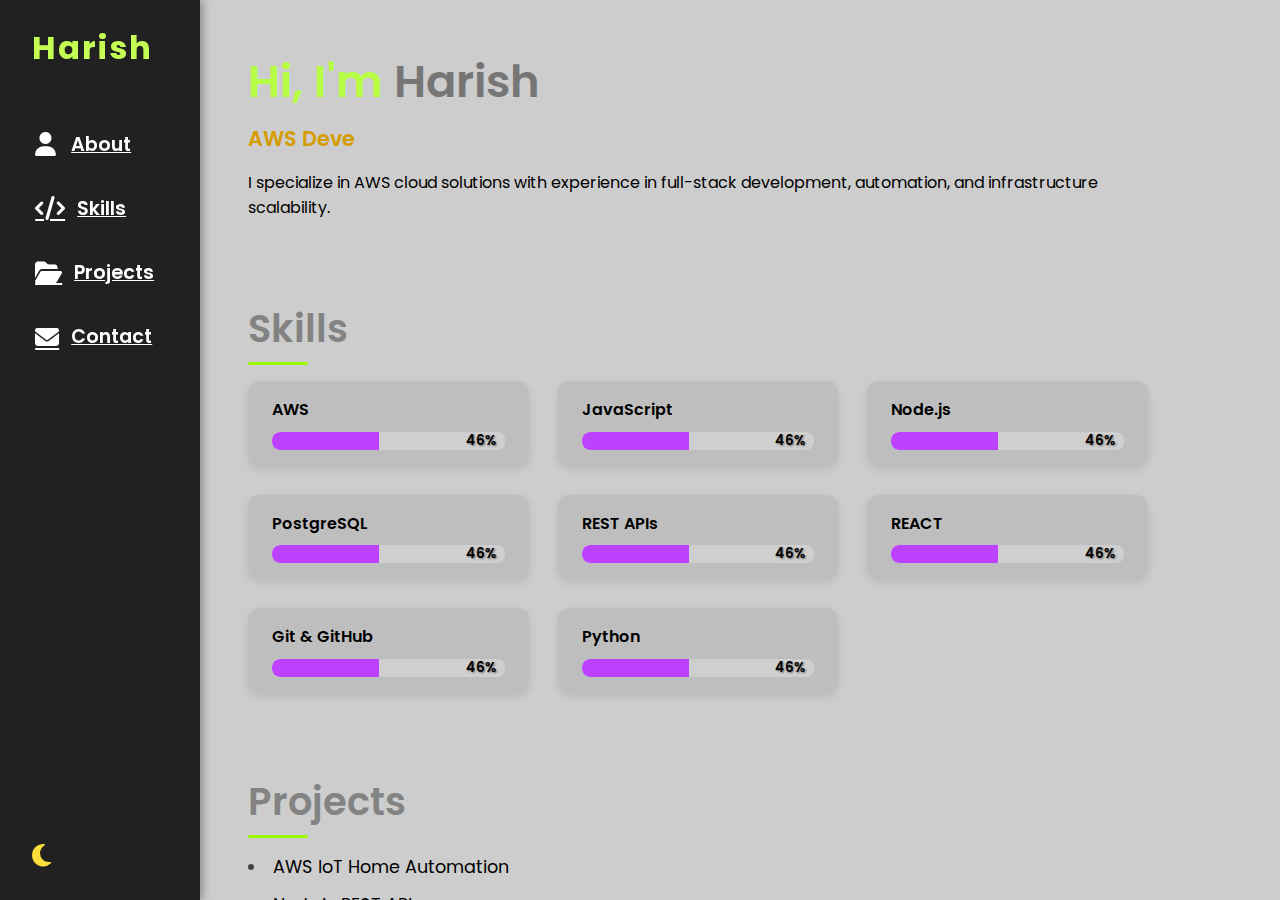
<file: template_1/index.html>
<!DOCTYPE html>
<html lang="en">

<head>
    <meta charset="UTF-8" />
    <meta name="viewport" content="width=device-width, initial-scale=1" />
    <title>Harish</title>
    <link rel="icon" type="image/png" href="dog.png" />
    <link href="https://fonts.googleapis.com/css2?family=Poppins:wght@300;600&display=swap" rel="stylesheet" />
    <link href="https://cdnjs.cloudflare.com/ajax/libs/font-awesome/6.4.0/css/all.min.css" rel="stylesheet" />
    <link rel="stylesheet" href="style.css" />
</head>

<body>
    <div class="app-container">
        <nav class="sidebar">
            <div class="logo">Harish</div>
            <ul class="nav-links">
                <li><a href="#about" class="nav-item" title="About"><i class="fas fa-user"></i> <span>About</span></a>
                </li>
                <li><a href="#skills" class="nav-item" title="Skills"><i class="fas fa-code"></i>
                        <span>Skills</span></a></li>
                <li><a href="#projects" class="nav-item" title="Projects"><i class="fas fa-folder-open"></i>
                        <span>Projects</span></a></li>
                <li><a href="#contact" class="nav-item" title="Contact"><i class="fas fa-envelope"></i>
                        <span>Contact</span></a></li>
            </ul>
            <button id="theme-toggle" aria-label="Toggle Dark Mode" title="Toggle Theme">
                <i class="fas fa-moon"></i>
            </button>
        </nav>

        <main class="main-content">
            <section id="about" class="section section-about">
                <h1 class="intro">
                    Hi, I'm <span class="name">Harish</span>
                </h1>
                <p class="typed-text"></p>
                <p>
                    I specialize in AWS cloud solutions with experience in full-stack development, automation, and
                    infrastructure scalability.
                </p>
            </section>

            <section id="skills" class="section section-skills">
                <h2>Skills</h2>
                <div class="skills-grid">
                    <div class="skill">
                        <label>AWS</label>
                        <div class="skill-bar" data-percent="90">
                            <div class="skill-fill"></div>
                            <span class="percent-label">0%</span>
                        </div>
                    </div>
                    <div class="skill">
                        <label>JavaScript</label>
                        <div class="skill-bar" data-percent="85">
                            <div class="skill-fill"></div>
                            <span class="percent-label">0%</span>
                        </div>
                    </div>
                    <div class="skill">
                        <label>Node.js</label>
                        <div class="skill-bar" data-percent="80">
                            <div class="skill-fill"></div>
                            <span class="percent-label">0%</span>
                        </div>
                    </div>
                    <div class="skill">
                        <label>PostgreSQL</label>
                        <div class="skill-bar" data-percent="75">
                            <div class="skill-fill"></div>
                            <span class="percent-label">0%</span>
                        </div>
                    </div>
                    <div class="skill">
                        <label>REST APIs</label>
                        <div class="skill-bar" data-percent="75">
                            <div class="skill-fill"></div>
                            <span class="percent-label">0%</span>
                        </div>
                    </div>
                    <div class="skill">
                        <label>REACT</label>
                        <div class="skill-bar" data-percent="75">
                            <div class="skill-fill"></div>
                            <span class="percent-label">0%</span>
                        </div>
                    </div>
                    <div class="skill">
                        <label>Git & GitHub</label>
                        <div class="skill-bar" data-percent="75">
                            <div class="skill-fill"></div>
                            <span class="percent-label">0%</span>
                        </div>
                    </div>
                    <div class="skill">
                        <label>Python</label>
                        <div class="skill-bar" data-percent="70">
                            <div class="skill-fill"></div>
                            <span class="percent-label">0%</span>
                        </div>
                    </div>
                </div>
            </section>

            <section id="projects" class="section section-projects">
                <h2>Projects</h2>
                <ul>
                    <li><a href="https://github.com/harish/aws-iot-project" target="_blank"
                            rel="noopener noreferrer">AWS IoT Home Automation</a></li>
                    <li><a href="https://github.com/harish/backend-api" target="_blank"
                            rel="noopener noreferrer">Node.js REST API</a></li>
                    <li><a href="https://github.com/harish/portfolio" target="_blank"
                            rel="noopener noreferrer">Portfolio Website</a></li>
                </ul>
            </section>

            <section id="contact" class="section section-contact">
                <h2>Contact</h2>
                <p>
                    Reach me at <a href="mailto:harish@example.com">harish@example.com</a> or find me on
                    <a href="https://linkedin.com/in/harish" target="_blank" rel="noopener noreferrer">LinkedIn</a>.
                </p>
            </section>
        </main>
    </div>

    <script src="script.js" defer></script>
</body>

</html>
</file>
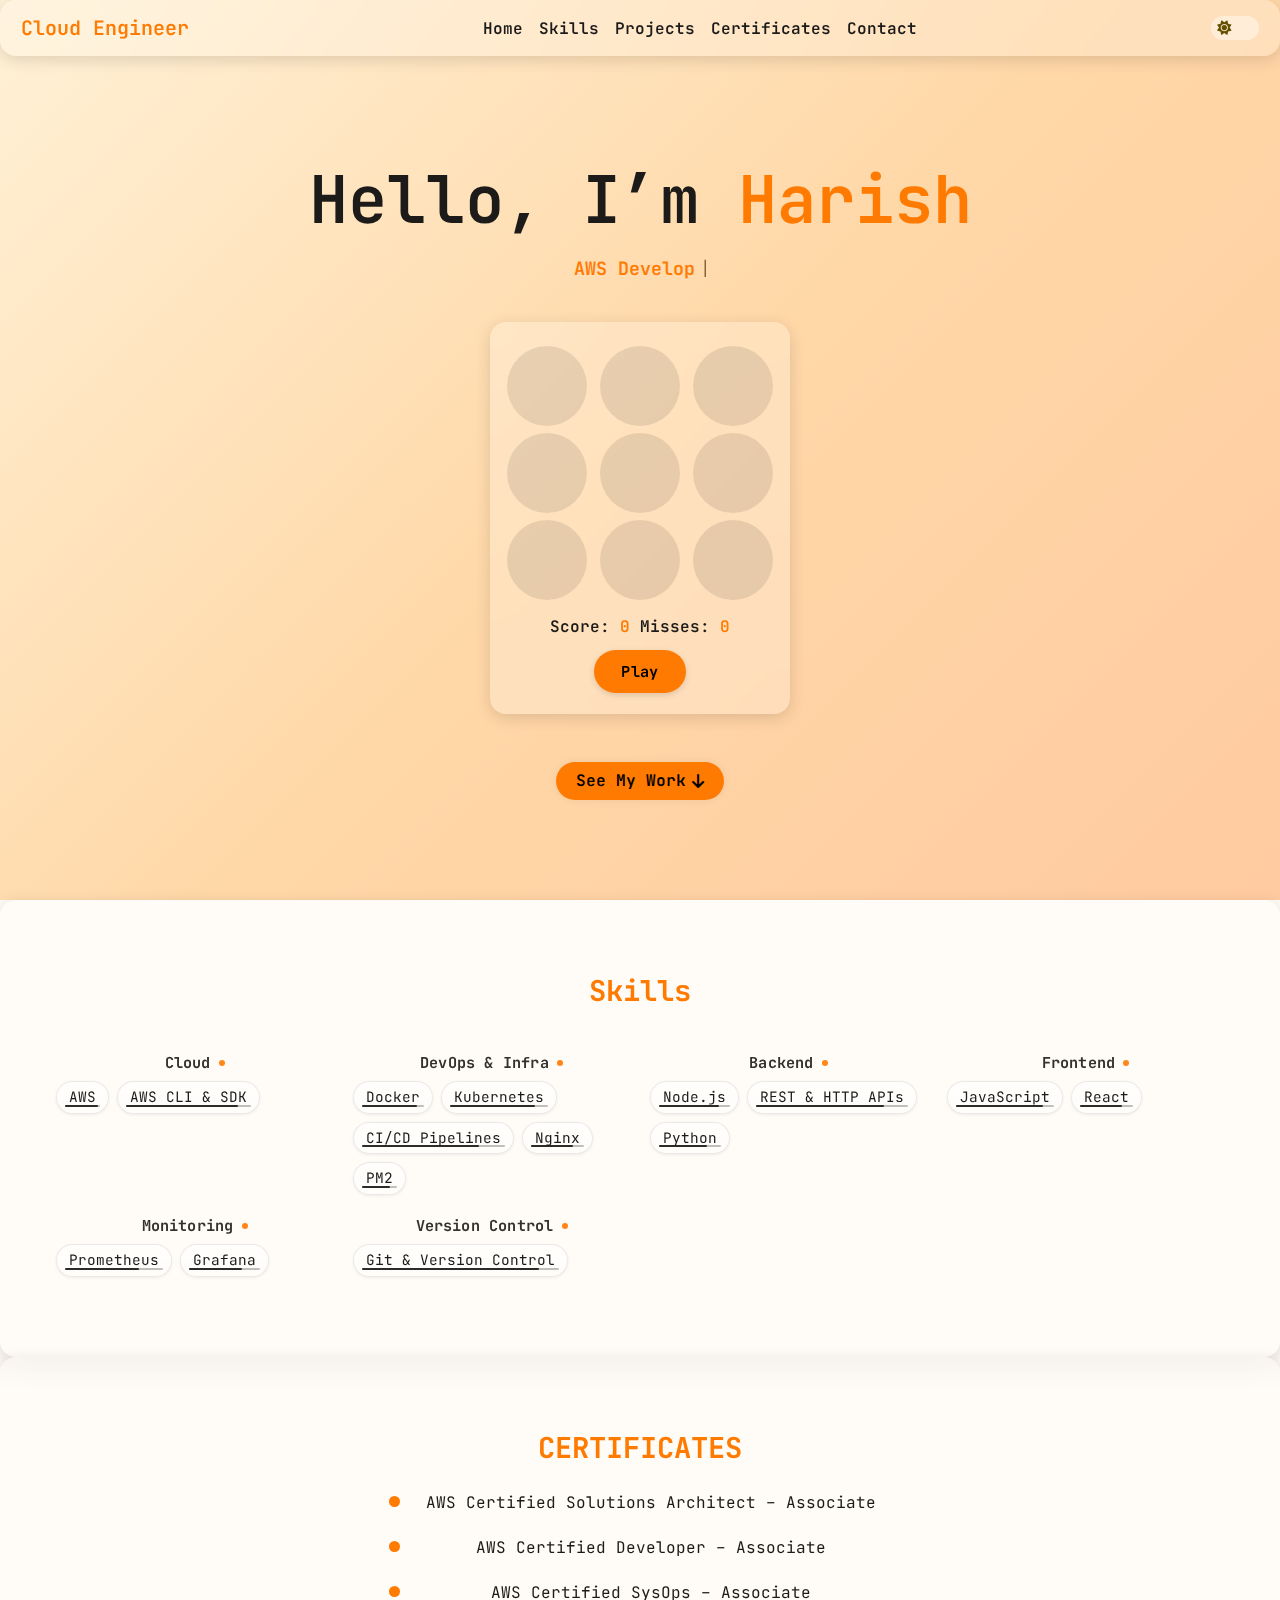
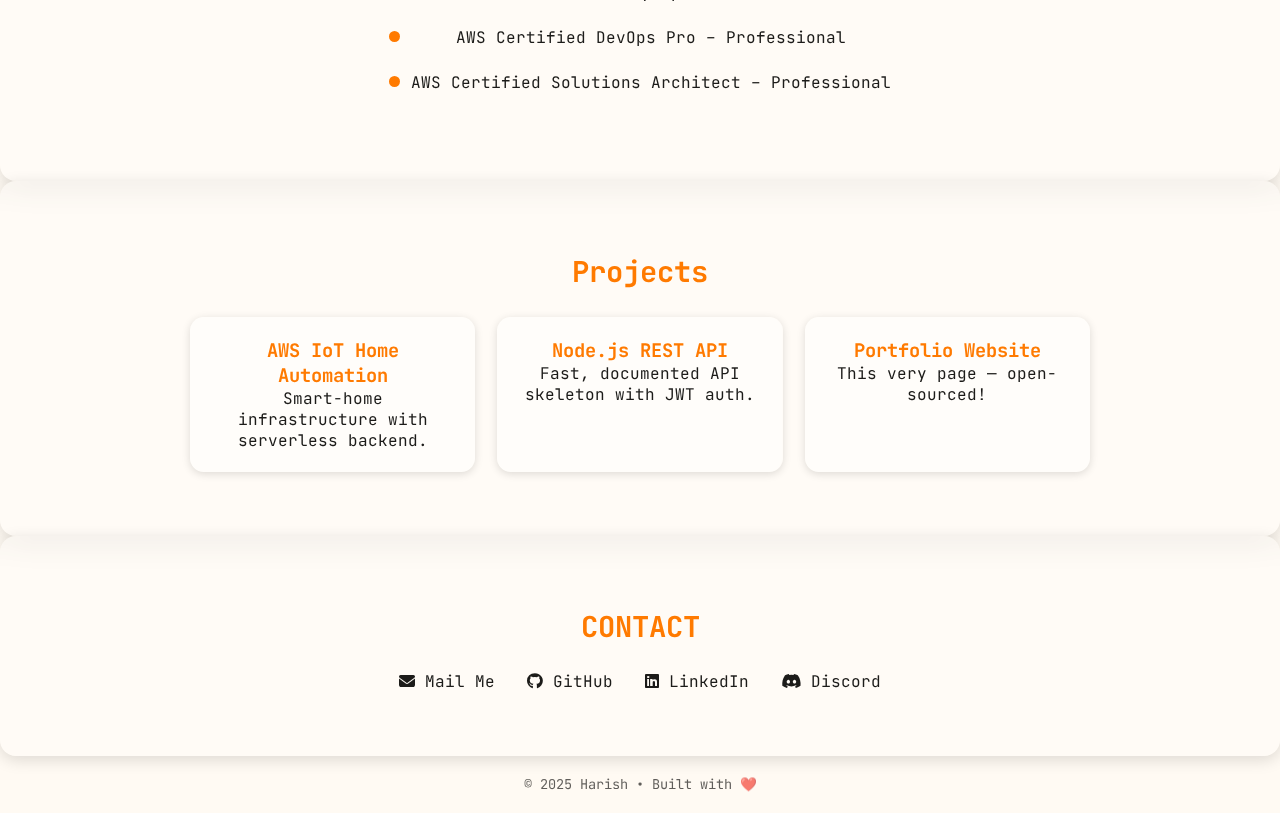
<file: template_2/index.html>
<!DOCTYPE html>
<html lang="en">

<head>
    <meta charset="UTF-8" />
    <meta name="viewport" content="width=device-width, initial-scale=1" />
    <link rel="icon" type="image/png" href="dog.png" />
    <title>Harish</title>

    <link rel="preconnect" href="https://fonts.googleapis.com" />
    <link href="https://fonts.googleapis.com/css2?family=JetBrains+Mono:wght@400;600&display=swap" rel="stylesheet" />
    <link rel="stylesheet" href="https://cdnjs.cloudflare.com/ajax/libs/font-awesome/6.5.0/css/all.min.css"
        referrerpolicy="no-referrer" />
    <link rel="stylesheet" href="style.css" />
</head>

<body>
    <div class="app">
        <header class="navbar glass">
            <div class="brand">Cloud Engineer</div>
            <nav>
                <ul>
                    <li><a href="#home">Home</a></li>
                    <li><a href="#skills">Skills</a></li>
                    <li><a href="#projects">Projects</a></li>
                    <li><a href="#certificates">Certificates</a></li>
                    <li><a href="#contact">Contact</a></li>
                </ul>
            </nav>

            <label class="toggle">
                <input type="checkbox" id="theme-toggle" />
                <span class="thumb">
                    <i class="fa-solid fa-sun sun"></i>
                    <i class="fa-solid fa-moon moon"></i>
                </span>
            </label>
        </header>

        <section id="home" class="hero">
            <h1>Hello, I’m <span>Harish</span></h1>
            <p class="tagline typed"></p>

            <div class="molebox glass">
                <div class="toprow">
                    <div class="hole"></div>
                    <div class="hole"></div>
                    <div class="hole"></div>
                </div>
                <div class="midrow">
                    <div class="hole"></div>
                    <div class="hole"></div>
                    <div class="hole"></div>
                </div>
                <div class="botrow">
                    <div class="hole"></div>
                    <div class="hole"></div>
                    <div class="hole"></div>
                </div>

                <p class="meters">
                    Score: <span id="hits">0</span>
                    Misses: <span id="miss">0</span>
                </p>
                <button id="startBtn">Play</button>
                <button id="restartBtn" class="hide">Play again</button>
            </div>

            <div id="overlay" class="overlay hide">
                <img src="dog.png" class="zoomdog" alt="Dog" />
            </div>
            <audio id="bark" src="bark.mp3" preload="auto"></audio>
            <a href="#skills" class="cta">
                See My Work <i class="fa-solid fa-arrow-down"></i>
            </a>
        </section>

        <section id="skills" class="block glass centre">
            <h2>Skills</h2>

            <div class="skills-grid">
                <div class="skill-group">
                    <h3>Cloud</h3>
                    <div class="tags">
                        <span class="tag" style="--p:0.95">AWS</span>
                        <span class="tag" style="--p:0.90">AWS CLI &amp; SDK</span>
                    </div>
                </div>

                <div class="skill-group">
                    <h3>DevOps &amp; Infra</h3>
                    <div class="tags">
                        <span class="tag" style="--p:0.88">Docker</span>
                        <span class="tag" style="--p:0.87">Kubernetes</span>
                        <span class="tag" style="--p:0.82">CI/CD Pipelines</span>
                        <span class="tag" style="--p:0.80">Nginx</span>
                        <span class="tag" style="--p:0.79">PM2</span>
                    </div>
                </div>

                <div class="skill-group">
                    <h3>Backend</h3>
                    <div class="tags">
                        <span class="tag" style="--p:0.85">Node.js</span>
                        <span class="tag" style="--p:0.84">REST &amp; HTTP APIs</span>
                        <span class="tag" style="--p:0.78">Python</span>
                    </div>
                </div>

                <div class="skill-group">
                    <h3>Frontend</h3>
                    <div class="tags">
                        <span class="tag" style="--p:0.89">JavaScript</span>
                        <span class="tag" style="--p:0.80">React</span>
                    </div>
                </div>

                <div class="skill-group">
                    <h3>Monitoring</h3>
                    <div class="tags">
                        <span class="tag" style="--p:0.75">Prometheus</span>
                        <span class="tag" style="--p:0.75">Grafana</span>
                    </div>
                </div>

                <div class="skill-group">
                    <h3>Version Control</h3>
                    <div class="tags">
                        <span class="tag" style="--p:0.90">Git &amp; Version Control</span>
                    </div>
                </div>
            </div>
        </section>

        <section id="certificates" class="block glass centre">
            <h2>CERTIFICATES</h2>
            <ul class="timeline centre-tl">
                <li><span>AWS Certified Solutions Architect – Associate</span></li>
                <li><span>AWS Certified Developer – Associate</span></li>
                <li><span>AWS Certified SysOps – Associate</span></li>
                <li><span>AWS Certified DevOps Pro – Professional</span></li>
                <li><span>AWS Certified Solutions Architect – Professional</span></li>
            </ul>
        </section>

        <section id="projects" class="block glass centre">
            <h2>Projects</h2>
            <div class="card-grid">
                <a class="proj" href="https://github.com/harish/aws-iot-project" target="_blank" rel="noreferrer">
                    <h3>AWS IoT Home Automation</h3>
                    <p>Smart-home infrastructure with serverless backend.</p>
                </a>
                <a class="proj" href="https://github.com/harish/backend-api" target="_blank" rel="noreferrer">
                    <h3>Node.js REST API</h3>
                    <p>Fast, documented API skeleton with JWT auth.</p>
                </a>
                <a class="proj" href="https://github.com/harish/portfolio" target="_blank" rel="noreferrer">
                    <h3>Portfolio Website</h3>
                    <p>This very page — open-sourced!</p>
                </a>
            </div>
        </section>

        <section id="contact" class="block glass centre">
            <h2>CONTACT</h2>
            <div class="contact-wrap">
                <p>
                    <i class="fa-solid fa-envelope"></i>
                    <a href="mailto:snharish85@gmail.com">Mail Me</a>
                </p>
                <p>
                    <i class="fa-brands fa-github"></i>
                    <a href="https://github.com/Harish-SN" target="_blank" rel="noreferrer">GitHub</a>
                </p>
                <p>
                    <i class="fa-brands fa-linkedin"></i>
                    <a href="https://www.linkedin.com/in/harish-s-553840368/" target="_blank"
                        rel="noreferrer">LinkedIn</a>
                </p>
                <p>
                    <i class="fa-brands fa-discord"></i>
                    <a href="https://discordapp.com/users/1341650829115002911" target="_blank"
                        rel="noreferrer">Discord</a>
                </p>
            </div>
        </section>

        <footer>© 2025 Harish • Built with ❤️</footer>
    </div>

    <script src="script.js" defer></script>
</body>

</html>
</file>
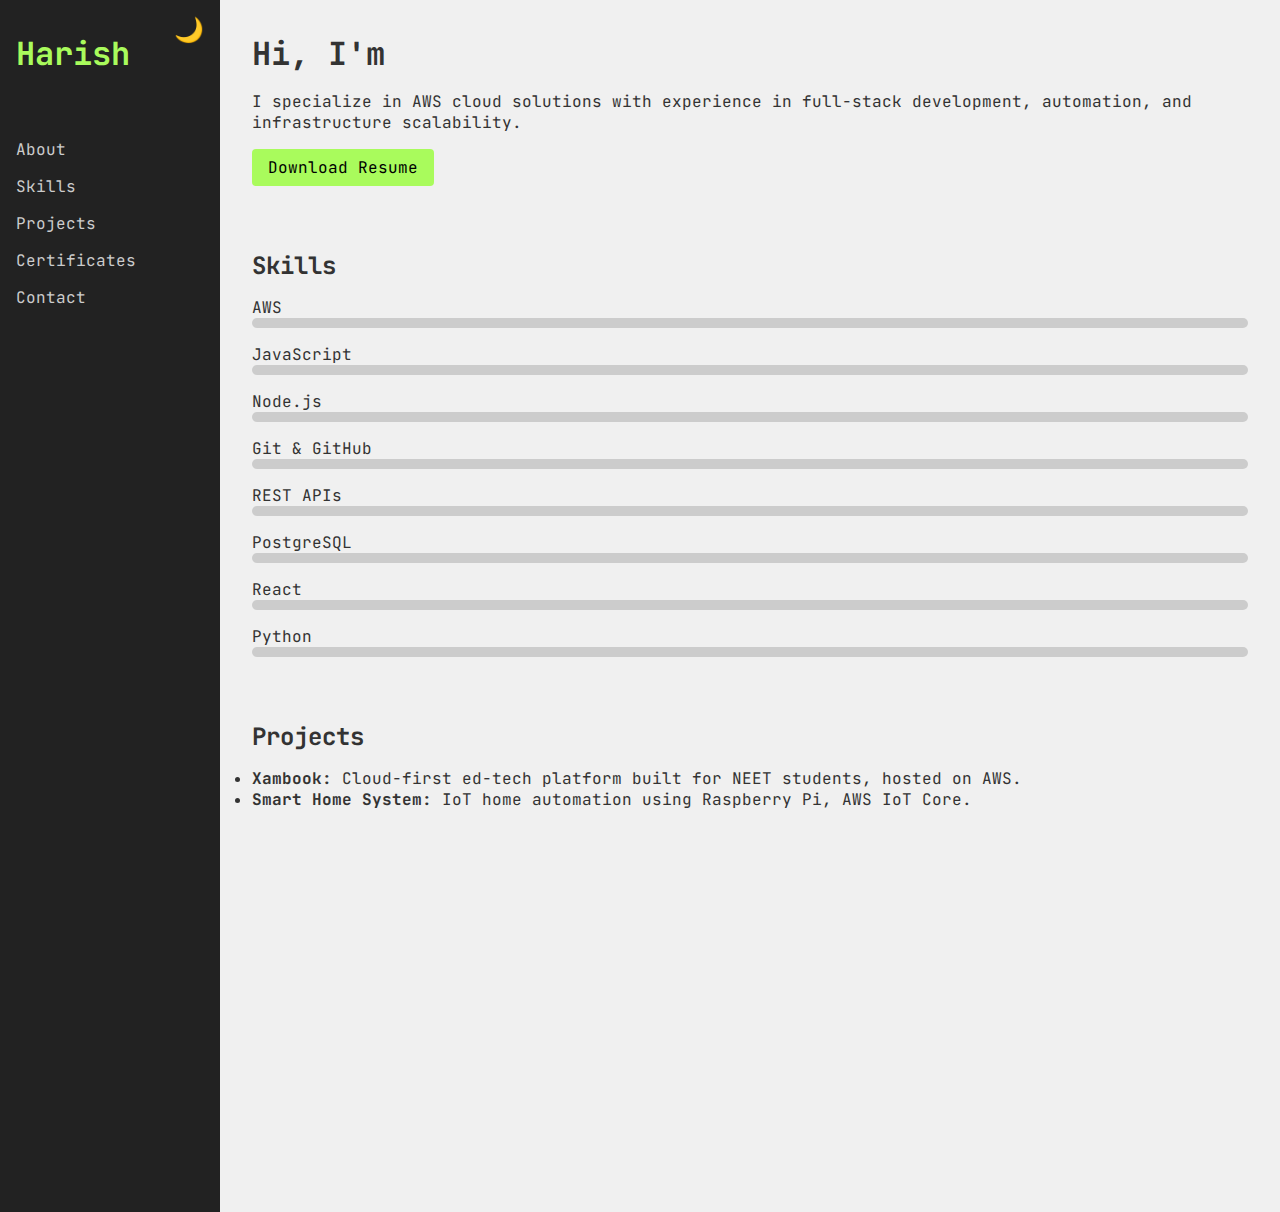
<file: template_3/index.html>
<!DOCTYPE html>
<html lang="en">

<head>
    <meta charset="UTF-8" />
    <meta name="viewport" content="width=device-width, initial-scale=1.0" />
    <title>Harish</title>
    <link rel="icon" type="image/png" href="dog.png" />
    <link rel="stylesheet" href="style.css" />
    <script defer src="script.js"></script>
    <link rel="preconnect" href="https://fonts.googleapis.com" />
    <link href="https://fonts.googleapis.com/css2?family=JetBrains+Mono&display=swap" rel="stylesheet" />
</head>

<body>
    <div class="container">
        <aside class="sidebar">
            <h1>Harish</h1>
            <nav>
                <a href="#about">About</a>
                <a href="#skills">Skills</a>
                <a href="#projects">Projects</a>
                <a href="#certificates">Certificates</a>
                <a href="#contact">Contact</a>
            </nav>
            <button id="theme-toggle">🌙</button>
        </aside>

        <main class="main-content">
            <section id="about">
                <h1><span id="typed-text"></span></h1>
                <p>I specialize in AWS cloud solutions with experience in full-stack development, automation, and
                    infrastructure scalability.</p>
                <a href="resume.pdf" class="btn" download>Download Resume</a>
            </section>

            <section id="skills">
                <h2>Skills</h2>
                <div class="skills">
                    <div class="skill"><label>AWS</label>
                        <div class="bar aws"></div>
                    </div>
                    <div class="skill"><label>JavaScript</label>
                        <div class="bar js"></div>
                    </div>
                    <div class="skill"><label>Node.js</label>
                        <div class="bar node"></div>
                    </div>
                    <div class="skill"><label>Git & GitHub</label>
                        <div class="bar git"></div>
                    </div>
                    <div class="skill"><label>REST APIs</label>
                        <div class="bar rest"></div>
                    </div>
                    <div class="skill"><label>PostgreSQL</label>
                        <div class="bar pg"></div>
                    </div>
                    <div class="skill"><label>React</label>
                        <div class="bar react"></div>
                    </div>
                    <div class="skill"><label>Python</label>
                        <div class="bar python"></div>
                    </div>
                </div>
            </section>

            <section id="projects">
                <h2>Projects</h2>
                <ul>
                    <li><strong>Xambook:</strong> Cloud-first ed-tech platform built for NEET students, hosted on AWS.
                    </li>
                    <li><strong>Smart Home System:</strong> IoT home automation using Raspberry Pi, AWS IoT Core.</li>
                </ul>
            </section>

            <section id="certificates">
                <h2>Certificates</h2>
                <p>varudhu soon :P</p>
            </section>

            <section id="contact">
                <h2>Contact</h2>
                <p>Email: snharish85@gmail.com</p>
                <p>GitHub: <a href="https://github.com/Harish-SN">github.com/harish</a></p>
                <p>LinkedIn: <a href="https://www.linkedin.com/in/harish-s-553840368/">linkedin.com/in/harish</a></p>
            </section>
        </main>
    </div>
</body>

</html>
</file>
<file: template_1/style.css>
* {
    margin: 0;
    padding: 0;
    box-sizing: border-box;
    scroll-behavior: smooth;
    font-family: 'Poppins', sans-serif;
}

body {
    background: #cdcdcd;
    color: #000000;
    transition: background-color 0.3s ease, color 0.3s ease;
    min-height: 100vh;
    display: flex;
    align-items: stretch;
}

.app-container {
    display: flex;
    width: 100%;
    height: 100vh;
}


.sidebar {
    width: 200px;
    background: #212121;
    color: #c6ff54;
    display: flex;
    flex-direction: column;
    align-items: center;
    padding: 1.5rem 1rem;
    position: fixed;
    height: 100vh;
    box-shadow: 3px 0 8px rgba(0, 0, 0, 0.3);
    gap: 2rem;
}

.logo {
    font-weight: 700;
    font-size: 2rem;
    letter-spacing: 2px;
    user-select: none;
    margin-bottom: 1rem;
    align-self: flex-start;
    padding-left: 1rem;
}

.nav-links {
    list-style: none;
    flex-grow: 1;
    display: flex;
    flex-direction: column;
    width: 100%;
    gap: 1rem;
}

.nav-links li {
    width: 100%;
}

.nav-links a {
    color: #ffffff;
    font-size: 1.2rem;
    text-align: left;
    padding: 0.6rem 1.2rem;
    border-radius: 10px;
    transition: background 0.3s, color 0.3s;
    display: flex;
    align-items: center;
    gap: 12px;
    font-weight: 600;
}

.nav-links a i {
    font-size: 1.5rem;
    min-width: 24px;
}

.nav-links a:hover,
.nav-links a:focus,
.nav-links a.active {
    background: #a4ff3b;
    color: #fff;
    outline: none;
}

#theme-toggle {
    background: none;
    border: none;
    color: #fbde39;
    font-size: 1.6rem;
    cursor: pointer;
    transition: color 0.3s;
    align-self: flex-start;
    padding-left: 1rem;
}

#theme-toggle:hover,
#theme-toggle:focus {
    color: #b9ff49;
    outline: none;
}

.main-content {
    margin-left: 200px;
    padding: 3rem 3rem;
    flex-grow: 1;
    overflow-y: auto;
}

.section {
    max-width: 900px;
    margin-bottom: 5rem;
}

.section h2 {
    font-weight: 600;
    font-size: 2.4rem;
    margin-bottom: 1.5rem;
    color: #838383;
    position: relative;
}

.section h2::after {
    content: '';
    position: absolute;
    width: 60px;
    height: 3px;
    background: #9df701;
    bottom: -8px;
    left: 0;
    border-radius: 2px;
}

.intro {
    font-weight: 600;
    font-size: 2.8rem;
    margin-bottom: 0.5rem;
    color: #b7ff43;
}

.name {
    color: #767676;
}

.typed-text {
    font-weight: 600;
    font-size: 1.3rem;
    color: #d59c00;
    height: 28px;
    margin-bottom: 1.2rem;
}

.skills-grid {
    display: grid;
    grid-template-columns: repeat(auto-fit, minmax(250px, 1fr));
    gap: 1.8rem;
}

.skill {
    background: #bebebe;
    border-radius: 12px;
    padding: 1rem 1.5rem;
    box-shadow: 0 3px 8px rgba(0, 0, 0, 0.1);
}

.skill label {
    font-weight: 600;
    margin-bottom: 0.6rem;
    display: block;
    color: #000000;
}

.skill-bar {
    position: relative;
    background: #cfcfcf;
    border-radius: 8px;
    height: 18px;
    overflow: hidden;
}

.skill-fill {
    background: #bd42ff;
    height: 100%;
    width: 0;
    border-radius: 8px 0 0 8px;
    transition: width 1.5s ease;
}

.percent-label {
    position: absolute;
    right: 8px;
    top: 50%;
    transform: translateY(-50%);
    font-size: 0.85rem;
    color: #000000;
    font-weight: 600;
    text-shadow: 1px 1px 2px rgba(0, 0, 0, 0.5);
}

.section-projects ul {
    list-style: disc inside;
    font-size: 1.1rem;
    color: #444;
}

.section-projects ul li {
    margin-bottom: 0.8rem;
}

.section-projects ul li a {
    color: #000000;
    text-decoration: none;
    transition: color 0.3s ease;
}

.section-projects ul li a:hover,
.section-projects ul li a:focus {
    color: #abfd58;
    outline: none;
}

.section-contact a {
    color: #5f13a6;
    text-decoration: none;
    font-weight: 600;
}

.section-contact a:hover,
.section-contact a:focus {
    color: #b1ff4a;
    outline: none;
}

body.dark {
    background: #121212;
    color: #b9fe65;
}

body.dark .sidebar {
    background: #404040;
}

body.dark .nav-links a {
    color: #fef9ff;
}

body.dark .nav-links a:hover,
body.dark .nav-links a:focus,
body.dark .nav-links a.active {
    background: #93f946;
    color: #7b00ff;
}

body.dark .skill {
    background: #a2a2a2;
    box-shadow: none;
}

body.dark .skill-bar {
    background: #a3a3a3;
}

body.dark .skill-fill {
    background: #93fe61;
}

body.dark .percent-label {
    color: #000000;
    text-shadow: none;
}

body.dark .section-projects ul li a,
body.dark .section-contact a {
    color: #a1ff26;
}

body.dark .section-projects ul li a:hover,
body.dark .section-contact a:hover {
    color: #7c01f7;
}
</file>
<file: template_2/style.css>
:root {
    --bg: #fffaf3;
    --bg-dark: #000000;
    --fg: #1c1b19;
    --fg-dark: #e9ffef;
    --accent: #ff7a00;
    --accent-dark: #a2ff29;
    --glass: rgba(255, 255, 255, 0.24);
    --glass-dark: rgba(255, 255, 255, 0.08);
}

* {
    margin: 0;
    padding: 0;
    box-sizing: border-box;
    scroll-behavior: smooth
}

html {
    font-family: 'JetBrains Mono', monospace
}

body {
    background: var(--bg);
    color: var(--fg);
    transition: background .35s, color .35s;
}

body.dark {
    background: var(--bg-dark);
    color: var(--fg-dark);
}

.navbar {
    position: fixed;
    inset: 0 0 auto 0;
    height: 56px;
    z-index: 9;
    display: flex;
    justify-content: space-between;
    align-items: center;
    padding: 0 1.3rem;
    background: var(--glass);
    backdrop-filter: blur(12px);
}

body.dark .navbar {
    background: var(--glass-dark)
}

.brand {
    font-weight: 600;
    font-size: 1.25rem;
    color: var(--accent)
}

body.dark .brand {
    color: var(--accent-dark)
}

.navbar ul {
    display: flex;
    gap: 1rem;
    list-style: none
}

.navbar a {
    text-decoration: none;
    color: inherit;
    font-weight: 600;
    position: relative
}

.navbar a::after {
    content: '';
    position: absolute;
    left: 0;
    bottom: -4px;
    width: 0;
    height: 2px;
    background: var(--accent);
    transition: .3s;
}

body.dark .navbar a::after {
    background: var(--accent-dark)
}

.navbar a:hover::after,
.navbar a.active::after {
    width: 100%
}

.toggle {
    cursor: pointer
}

.toggle input {
    display: none
}

.thumb {
    width: 48px;
    height: 24px;
    padding: 3px;
    border-radius: 24px;
    background: var(--glass);
    backdrop-filter: blur(8px);
    display: flex;
    align-items: center;
    transition: .35s;
}

body.dark .thumb {
    background: var(--glass-dark)
}

.sun,
.moon {
    font-size: .9rem;
    position: absolute;
    transition: .35s
}

.sun {
    left: 6px;
    color: #645001
}

.moon {
    right: 6px;
    color: #9effd3;
    opacity: 0
}

input:checked+.thumb {
    justify-content: flex-end
}

input:checked+.thumb .sun {
    opacity: 0
}

input:checked+.thumb .moon {
    opacity: 1
}

.hero {
    min-height: 100vh;
    padding-top: 56px;
    display: flex;
    flex-direction: column;
    justify-content: center;
    align-items: center;
    text-align: center;
    background: linear-gradient(135deg, #fff1d6 0%, #ffd8a8 50%, #ffcaa0 100%);
}

body.dark .hero {
    background: linear-gradient(135deg, #001400 0%, #001d0d 100%);
}

.hero h1 {
    font-size: clamp(2.4rem, 6vw, 4.1rem);
    font-weight: 600
}

.hero span {
    color: var(--accent)
}

body.dark .hero span {
    color: var(--accent-dark)
}

.tagline {
    font-size: 1.15rem;
    font-weight: 600;
    height: 26px;
    margin: .8rem 0;
    position: relative;
    white-space: nowrap;
    overflow: hidden;
}

.tagline::after {
    content: '|';
    position: absolute;
    right: -.25em;
    animation: blink 1s steps(1) infinite;
    opacity: .6;
}

@keyframes blink {
    50% {
        opacity: 0
    }
}

.cta {
    margin-top: 1.3rem;
    padding: .55rem 1.25rem;
    border: none;
    border-radius: 9999px;
    background: var(--accent);
    color: #000;
    font-weight: 600;
    text-decoration: none;
    display: inline-flex;
    gap: .4rem;
    align-items: center;
    box-shadow: 0 0 8px #0001;
    transition: transform .25s, box-shadow .25s;
}

body.dark .cta {
    background: var(--accent-dark);
    color: #000
}

.cta:hover {
    transform: translateY(-2px);
    box-shadow: 0 4px 12px #0002
}

.molebox {
    margin: 1.7rem 0;
    padding: 1.3rem;
    border-radius: 14px;
    width: 300px;
    background: var(--glass);
    backdrop-filter: blur(12px);
    box-shadow: 0 6px 16px #0002;
    display: flex;
    flex-direction: column;
    align-items: center;
}

body.dark .molebox {
    background: var(--glass-dark);
    box-shadow: 0 6px 20px #0006
}

.toprow,
.midrow,
.botrow {
    display: flex;
    gap: .8rem;
    margin: .22rem 0
}

.hole {
    width: 80px;
    height: 80px;
    border-radius: 50%;
    background: #00000018;
    cursor: pointer;
    position: relative;
    overflow: hidden;
    transition: background .25s;
}

.hole:hover {
    background: #00000028
}

.dog {
    position: absolute;
    left: 50%;
    bottom: -10%;
    transform: translateX(-50%);
    width: 68px;
    height: 68px;
    pointer-events: none;
    transition: bottom .18s ease;
}

.up {
    bottom: 12%
}

@keyframes whack {
    50% {
        transform: translateX(-50%) scale(.85)
    }
}

.hole.hit .dog {
    animation: whack .25s ease
}

.meters {
    font-weight: 600;
    margin: .8rem 0;
    text-align: center
}

.overlay {
    position: fixed;
    inset: 0;
    display: flex;
    justify-content: center;
    align-items: center;
    background: #000b;
    z-index: 99
}

.overlay.hide {
    display: none !important
}

.zoomdog {
    width: 120px;
    height: 120px;
    animation: zoomout 1.6s forwards
}

@keyframes zoomout {
    to {
        transform: scale(9);
        opacity: 0
    }
}

.block {
    padding: 4.5rem 2rem 4rem
}

.glass {
    background: var(--glass);
    backdrop-filter: blur(12px);
    border-radius: 16px;
    box-shadow: 0 4px 16px #0002;
}

body.dark .glass {
    background: var(--glass-dark);
    box-shadow: 0 4px 18px #0006
}

.centre {
    display: flex;
    flex-direction: column;
    align-items: center;
    text-align: center
}

.block h2 {
    font-size: 1.8rem;
    margin-bottom: 1.6rem;
    color: var(--accent)
}

body.dark .block h2 {
    color: var(--accent-dark)
}

.skills-grid {
    display: grid;
    gap: 1.25rem;
    grid-template-columns: repeat(auto-fit, minmax(220px, 1fr));
    align-items: start;
    max-width: 1200px;
    width: 100%;
    padding: 1rem;
}

.skill-group h3 {
    font-size: .95rem;
    font-weight: 700;
    letter-spacing: .2px;
    opacity: .9;
    margin: 0 0 .55rem;
    color: var(--fg);
}

body.dark .skill-group h3 {
    color: var(--fg-dark);
}

.tags {
    display: flex;
    flex-wrap: wrap;
    gap: .5rem;
}

.tag {
    position: relative;
    display: inline-flex;
    align-items: center;
    gap: .45rem;
    padding: .5rem .75rem;
    border-radius: 999px;
    font-size: .9rem;
    line-height: 1;
    color: inherit;
    border: 1px solid rgba(0, 0, 0, .08);
    background: linear-gradient(180deg, rgba(255, 255, 255, .65), rgba(255, 255, 255, .45));
    box-shadow: 0 1px 3px #0001;
    --p: .8;
}

body.dark .tag {
    border-color: rgba(255, 255, 255, .14);
    background: linear-gradient(180deg, rgba(255, 255, 255, .10), rgba(255, 255, 255, .06));
    box-shadow: 0 1px 4px #0006;
}

.tag::after {
    content: "";
    position: absolute;
    left: 8px;
    right: 8px;
    bottom: 6px;
    height: 2px;
    border-radius: 2px;
    background: currentColor;
    opacity: .28;
}

.tag::before {
    content: "";
    position: absolute;
    left: 8px;
    bottom: 6px;
    height: 2px;
    width: calc(var(--p) * (100% - 16px));
    border-radius: 2px;
    background: currentColor;
    opacity: .9;
}

.tag:hover {
    transform: translateY(-1px);
    box-shadow: 0 3px 10px #0002;
}

.tag:active {
    transform: translateY(0);
    box-shadow: 0 1px 4px #0002 inset;
}

.skill-group h3::after {
    content: "";
    display: inline-block;
    width: 6px;
    height: 6px;
    border-radius: 999px;
    margin-left: .5rem;
    vertical-align: middle;
    background: var(--accent);
}

body.dark .skill-group h3::after {
    background: var(--accent-dark);
}

.card-grid {
    display: flex;
    flex-wrap: wrap;
    gap: 1.4rem;
    justify-content: center;
    max-width: 900px;
}

.proj {
    flex: 1 1 260px;
    max-width: 300px;
    padding: 1.3rem;
    border-radius: 14px;
    background: var(--glass);
    backdrop-filter: blur(12px);
    text-decoration: none;
    color: inherit;
    box-shadow: 0 2px 8px #0002;
    transition: transform .25s, box-shadow .25s;
}

body.dark .proj {
    background: var(--glass-dark)
}

.proj:hover {
    transform: translateY(-6px);
    box-shadow: 0 8px 18px #0003
}

.proj h3 {
    color: var(--accent)
}

body.dark .proj h3 {
    color: var(--accent-dark)
}

.timeline {
    list-style: none;
    max-width: 850px;
    margin-inline: auto;
    padding-left: 0;
}

.timeline li {
    position: relative;
    padding-left: 1.4rem;
    margin-bottom: 1.5rem;
}

.timeline li::before {
    content: '';
    position: absolute;
    left: 0;
    top: 4px;
    width: 11px;
    height: 11px;
    border-radius: 50%;
    background: var(--accent);
}

body.dark .timeline li::before {
    background: var(--accent-dark);
}

.contact-wrap {
    display: flex;
    flex-direction: row;
    gap: 2rem;
    align-items: center
}

.contact-wrap a {
    text-decoration: none;
    color: inherit
}

.contact-wrap a:hover {
    color: var(--accent)
}

body.dark .contact-wrap a:hover {
    color: var(--accent-dark)
}

footer {
    text-align: center;
    padding: 1.2rem;
    font-size: .85rem;
    opacity: .7
}

#startBtn,
#restartBtn {
    font-family: inherit;
    font-weight: 700;
    font-size: .95rem;
    padding: .55rem 1.6rem;
    border: 2px solid transparent;
    border-radius: 9999px;
    cursor: pointer;
    letter-spacing: .3px;
    transition: background .25s, color .25s, border-color .25s, transform .15s;
    box-shadow: 0 2px 6px #0002;
}

#startBtn {
    background: var(--accent);
    color: #000;
}

body.dark #startBtn {
    background: var(--accent-dark);
    color: #000;
}

#restartBtn {
    background: transparent;
    color: var(--accent);
    border-color: var(--accent);
}

body.dark #restartBtn {
    color: var(--accent-dark);
    border-color: var(--accent-dark);
}

#startBtn:hover,
#restartBtn:hover {
    transform: translateY(-2px);
    box-shadow: 0 4px 12px #0003;
}

#startBtn:active,
#restartBtn:active {
    transform: translateY(0);
    box-shadow: 0 2px 6px #0002 inset;
}


@media(max-width:750px) {
    .navbar ul {
        display: none
    }

    .block {
        padding-top: 5rem
    }
}
</file>
<file: template_3/style.css>
* {
    box-sizing: border-box;
    margin: 0;
    padding: 0;
}

.animate-toggle {
    transform: scale(1.2);
    transition: transform 0.3s ease-in-out;
}

@keyframes bounceAnim {

    0%,
    100% {
        transform: translateY(0);
    }

    50% {
        transform: translateY(-10px);
    }
}

.bounce {
    animation: bounceAnim 0.4s ease;
}

#typed-text {
    display: inline-block;
    font-weight: bold;
    transition: opacity 0.5s ease;
    opacity: 1;
}

#typed-text.typing {
    animation: blink 1s step-end infinite;
}

@keyframes blink {
    50% {
        opacity: 0.5;
    }
}

@keyframes fadeIn {
    from {
        opacity: 0;
    }

    to {
        opacity: 1;
    }
}

body {
    font-family: 'JetBrains Mono', monospace;
    background: #f0f0f0;
    color: #333;
    transition: background 0.3s, color 0.3s;
    animation: fadeIn 1s ease-in;
}

body.dark {
    background: #1a1a1a;
    color: #ddd;
}

.container {
    display: flex;
    min-height: 100vh;
}

.sidebar {
    width: 220px;
    background: #222;
    color: #a9fb5c;
    padding: 2rem 1rem;
    display: flex;
    flex-direction: column;
    gap: 2rem;
    position: relative;
}

.sidebar h2 {
    font-size: 1.5rem;
    margin-bottom: 2rem;
}

.sidebar nav a {
    color: #ccc;
    text-decoration: none;
    display: block;
    margin: 1rem 0;
    transition: color 0.3s;
}

.sidebar nav a:hover {
    color: #fff;
}

#theme-toggle {
    position: absolute;
    top: 1rem;
    right: 1rem;
    background: none;
    border: none;
    font-size: 1.5rem;
    color: #fff;
    cursor: pointer;
}

.main-content {
    flex: 1;
    padding: 2rem;
}

section {
    margin-bottom: 4rem;

    opacity: 0;
    transform: translateY(30px);
    transition: opacity 0.6s ease, transform 0.6s ease;
}

section.visible {
    opacity: 1;
    transform: translateY(0);
}

h1,
h2 {
    margin-bottom: 1rem;
}

p,
a {
    font-size: 1rem;
}

a {
    color: #7b03f3;
    text-decoration: solid;
}

a:hover {
    text-decoration: line-through;
}

.btn {
    display: inline-block;
    padding: 0.5rem 1rem;
    background: #a9fb5c;
    color: rgb(0, 0, 0);
    text-decoration: dotted;
    border-radius: 4px;
    margin-top: 1rem;
}

.skills .skill {
    margin-bottom: 1rem;
}

.skills .bar {
    height: 10px;
    background: #cccccc;
    border-radius: 5px;
    overflow: hidden;
    position: relative;
}

.skills .bar::after {
    content: '';
    display: block;
    height: 100%;
    background: #bffc64;
    width: 0;
    border-radius: 5px;
    animation-fill-mode: forwards;
    animation-timing-function: ease-in-out;
}

.bar.aws::after {
    animation-name: fillAws;
    animation-duration: 1.5s;
}

.bar.node::after {
    animation-name: fillNode;
    animation-duration: 1.5s;
    animation-delay: 0.2s;
}

.bar.js::after {
    animation-name: fillJs;
    animation-duration: 1.5s;
    animation-delay: 0.4s;
}

.bar.react::after {
    animation-name: fillReact;
    animation-duration: 1.5s;
    animation-delay: 0.6s;
}

.bar.python::after {
    animation-name: fillPython;
    animation-duration: 1.5s;
    animation-delay: 0.8s;
}

.bar.rest::after {
    animation-name: fillRest;
    animation-duration: 1.5s;
    animation-delay: 1s;
}

.bar.pg::after {
    animation-name: fillPg;
    animation-duration: 1.5s;
    animation-delay: 1.2s;
}

.bar.git::after {
    animation-name: fillGit;
    animation-duration: 1.5s;
    animation-delay: 1.4s;
}

@keyframes fillAws {
    from {
        width: 0;
    }

    to {
        width: 97%;
    }
}

@keyframes fillNode {
    from {
        width: 0;
    }

    to {
        width: 75%;
    }
}

@keyframes fillJs {
    from {
        width: 0;
    }

    to {
        width: 80%;
    }
}

@keyframes fillReact {
    from {
        width: 0;
    }

    to {
        width: 69%;
    }
}

@keyframes fillPython {
    from {
        width: 0;
    }

    to {
        width: 85%;
    }
}

@keyframes fillRest {
    from {
        width: 0;
    }

    to {
        width: 90%;
    }
}

@keyframes fillPg {
    from {
        width: 0;
    }

    to {
        width: 93%;
    }
}

@keyframes fillGit {
    from {
        width: 0;
    }

    to {
        width: 95%;
    }
}

@media (max-width: 768px) {
    .container {
        flex-direction: column;
    }

    .sidebar {
        width: 100%;
        flex-direction: row;
        justify-content: space-between;
        align-items: center;
    }

    .sidebar nav {
        display: flex;
        gap: 1rem;
    }

    .main-content {
        padding: 1rem;
    }
}
</file>
